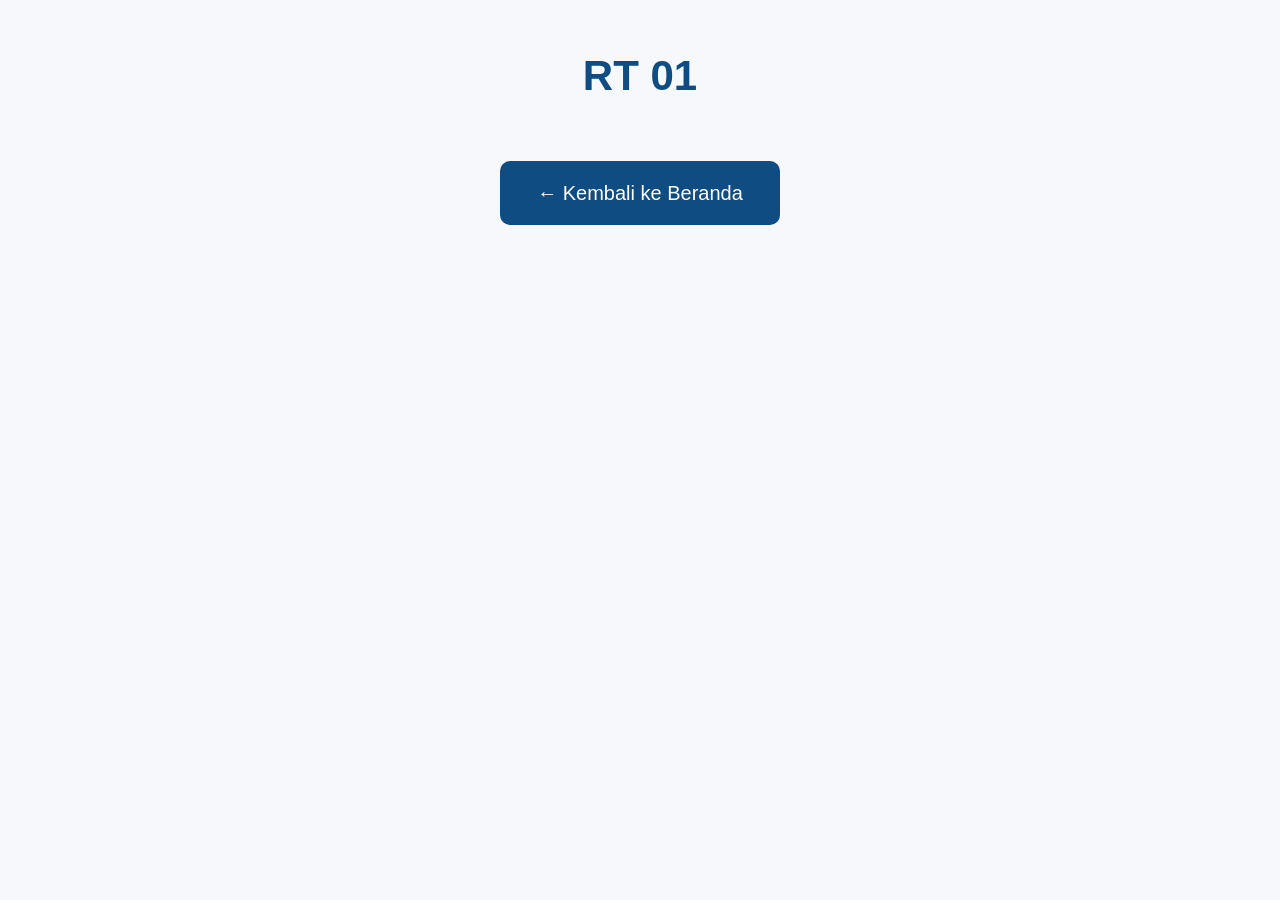
<file: rt1.html>
<!DOCTYPE html>
<html lang="id">
<head>
    <meta charset="UTF-8">
    <meta name="viewport" content="width=device-width, initial-scale=1.0">
    <title>RT 01 - Desa Purbosari</title>

    <link rel="stylesheet" href="style.css">
</head>

<body>

<section class="gallery">

    <h1>RT 01</h1>

    <a href="index.html" class="back-btn">
        ← Kembali ke Beranda
    </a>

</section>

</body>
</html>
</file>
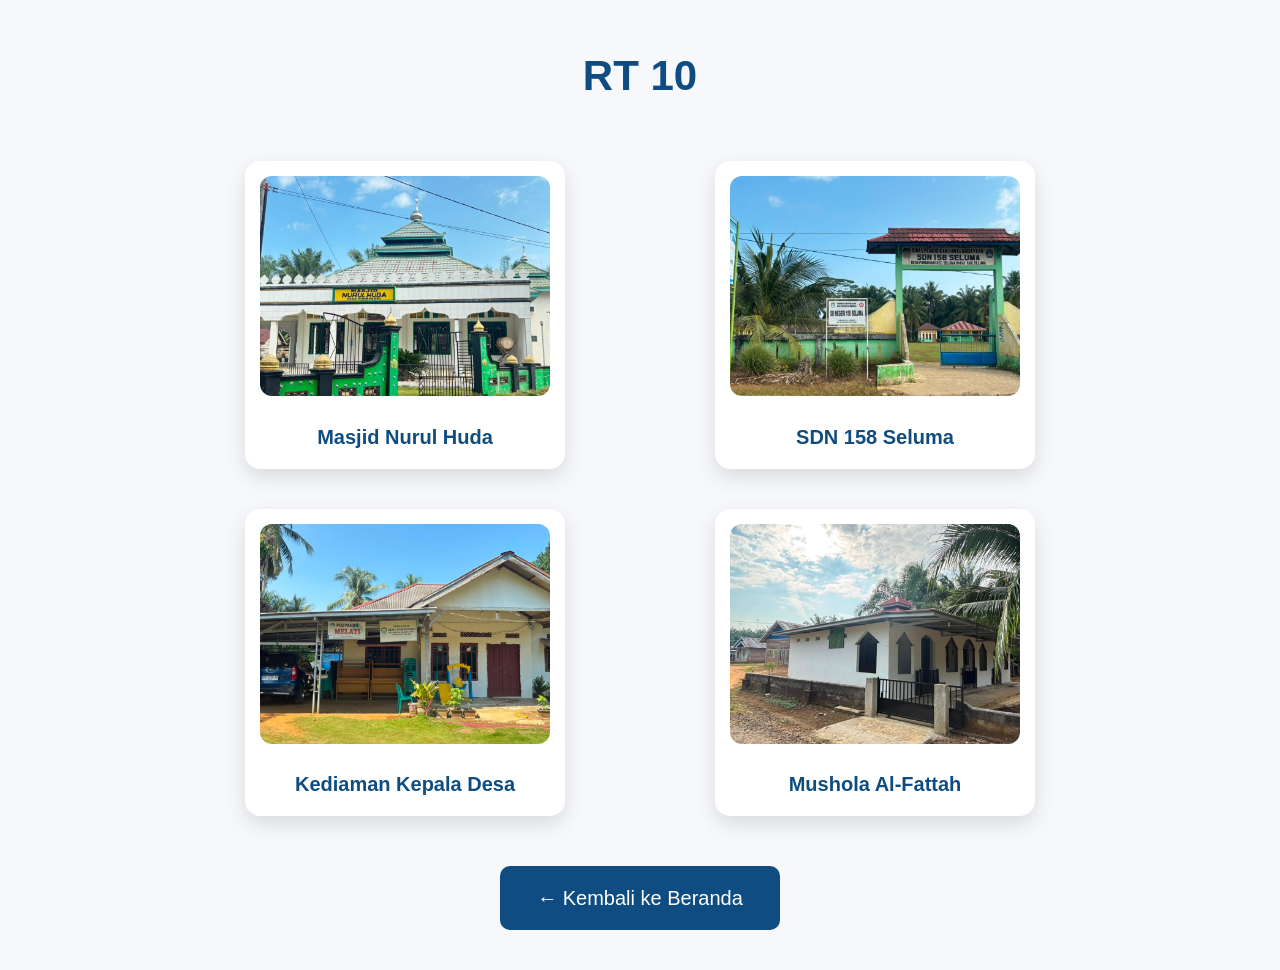
<file: rt10.html>
<!DOCTYPE html>
<html lang="id">
<head>
    <meta charset="UTF-8">
    <meta name="viewport" content="width=device-width, initial-scale=1.0">
    <title>RT 10 - Desa Purbosari</title>

    <link rel="stylesheet" href="style.css">

    <!-- CSS khusus RT 10 -->
    <style>
        .gallery-grid{
            display: grid;
            grid-template-columns: repeat(2, 1fr);
            gap: 40px;
            max-width: 900px;
            margin: 0 auto;
        }

        @media (max-width:768px){
            .gallery-grid{
                grid-template-columns: 1fr;
            }
        }
    </style>

</head>

<body>

<section class="gallery">

    <h1>RT 10</h1>

    <div class="gallery-grid">

        <!-- Masjid Nurul Huda -->
        <div class="gallery-item">
            <img src="images/masjid-nurul-huda.jpeg" alt="Masjid Nurul Huda">
            <h3>Masjid Nurul Huda</h3>
        </div>

        <!-- SDN 158 Seluma -->
        <div class="gallery-item">
            <img src="images/sdn-158-seluma.jpeg" alt="SDN 158 Seluma">
            <h3>SDN 158 Seluma</h3>
        </div>

        <!-- Kediaman Kepala Desa -->
        <div class="gallery-item">
            <img src="images/kediaman-kepala-desa.jpeg" alt="Kediaman Kepala Desa">
            <h3>Kediaman Kepala Desa</h3>
        </div>

        <!-- Mushola Al-Falaq -->
        <div class="gallery-item">
            <img src="images/mushola-al-fattah.jpeg" alt="Mushola Al-Fattah">
            <h3>Mushola Al-Fattah</h3>
        </div>

    </div>

    <a href="index.html" class="back-btn">
        ← Kembali ke Beranda
    </a>

</section>

</body>
</html>
</file>
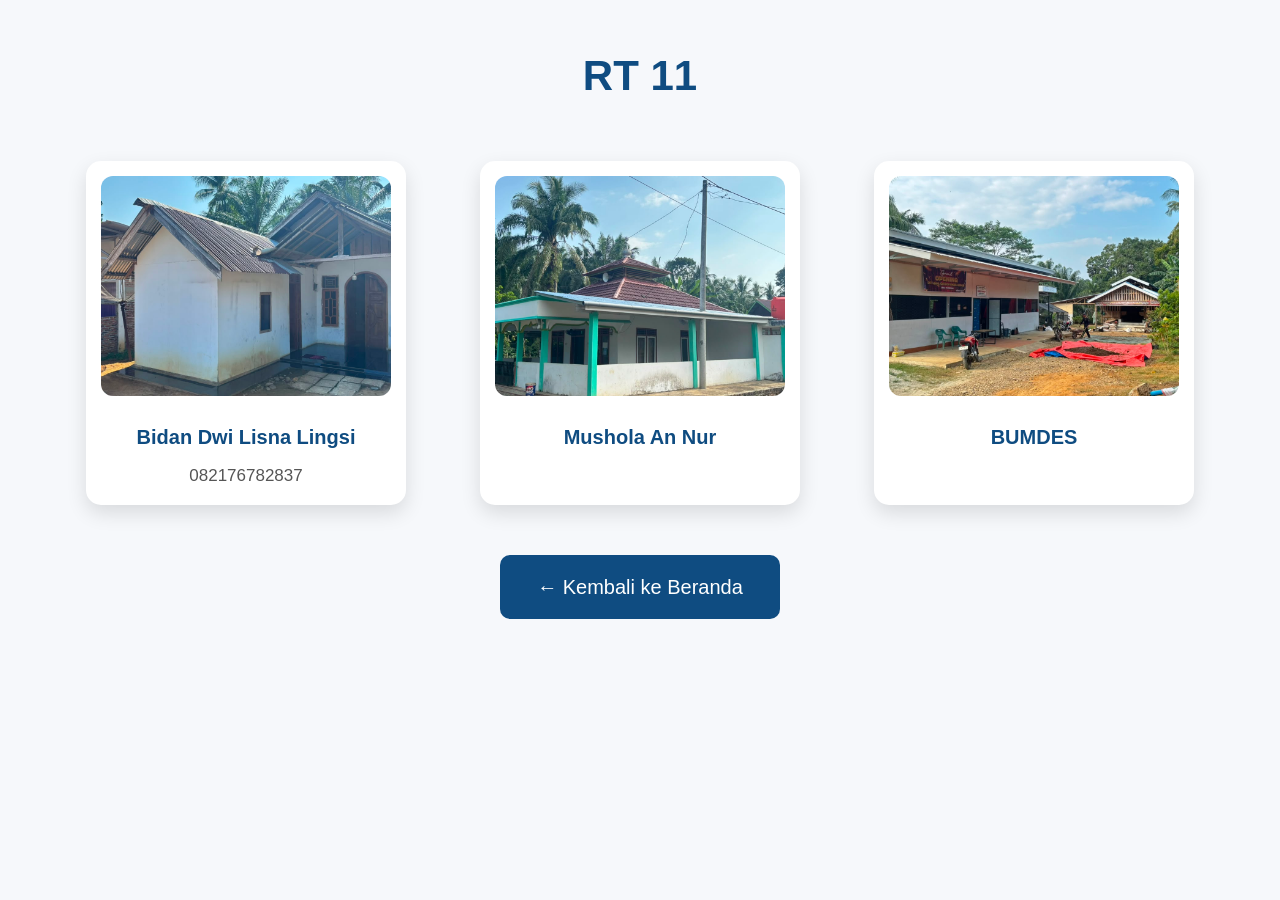
<file: rt11.html>
<!DOCTYPE html>
<html lang="id">
<head>
    <meta charset="UTF-8">
    <meta name="viewport" content="width=device-width, initial-scale=1.0">
    <title>RT 11 - Desa Purbosari</title>

    <link rel="stylesheet" href="style.css">
</head>

<body>

<section class="gallery">

    <h1>RT 11</h1>

    <div class="gallery-grid">

        <!-- Bidan Dwi Lisna Lingsi -->
        <div class="gallery-item">
            <img src="images/bidan-dwi-lisna-lingsi.jpeg" alt="Kediaman Bidan Dwi Lisna Lingsi">
            <h3>Bidan Dwi Lisna Lingsi</h3>
            <p>082176782837</p>
        </div>

        <!-- Mushola An Nur -->
        <div class="gallery-item">
            <img src="images/mushola-an-nur.jpeg" alt="Mushola An Nur">
            <h3>Mushola An Nur</h3>
        </div>

        <!-- BUMDes -->
        <div class="gallery-item">
            <img src="images/bumdes.jpeg" alt="BUMDES">
            <h3>BUMDES</h3>
        </div>

    </div>

    <a href="index.html" class="back-btn">
        ← Kembali ke Beranda
    </a>

</section>

</body>
</html>
</file>
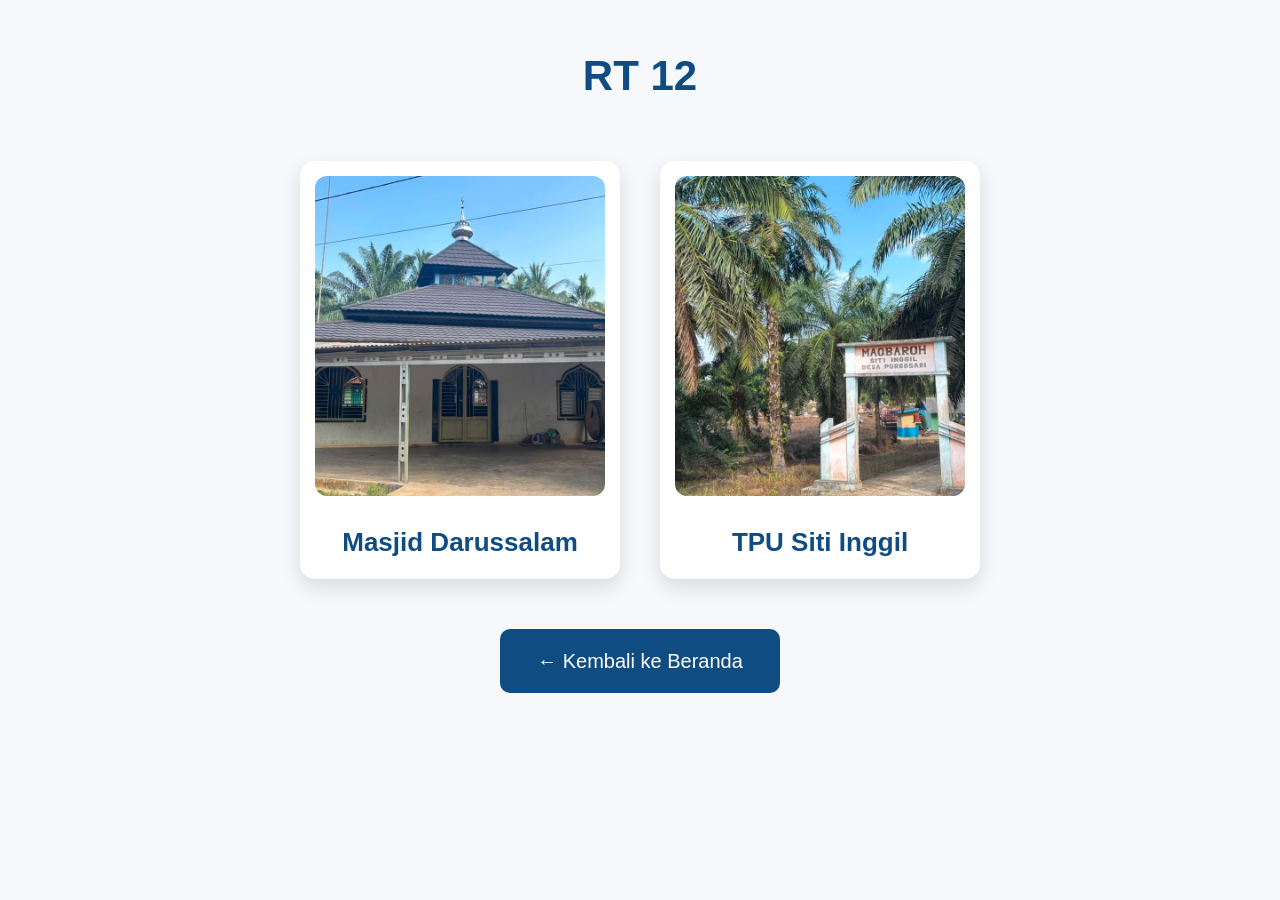
<file: rt12.html>
<!DOCTYPE html>
<html lang="id">
<head>
    <meta charset="UTF-8">
    <meta name="viewport" content="width=device-width, initial-scale=1.0">
    <title>RT 12 - Desa Purbosari</title>

    <link rel="stylesheet" href="style.css">

    <!-- CSS khusus RT 12 -->
    <style>
        .gallery-grid{
            display: flex;
            justify-content: center;
            gap: 40px;
            flex-wrap: wrap;
            max-width: 900px;
            margin: 0 auto;
        }

        .gallery-item{
            flex: 0 1 360px;
        }

        .gallery-item img{
            width: 100%;
            height: 320px;
            object-fit: cover;
        }

        .gallery-item h3{
            font-size: 26px;
        }
    </style>

</head>

<body>

<section class="gallery">

    <h1>RT 12</h1>

    <div class="gallery-grid">

        <!-- Masjid Darussalam -->
        <div class="gallery-item">
            <img src="images/masjid-darussalam.jpeg" alt="Masjid Darussalam">
            <h3>Masjid Darussalam</h3>
        </div>

        <!-- Kuburan Siti Inggil -->
        <div class="gallery-item">
            <img src="images/kuburan-siti-inggil.jpeg" alt="TPU Siti Inggil">
            <h3>TPU Siti Inggil</h3>
        </div>

    </div>

    <a href="index.html" class="back-btn">
        ← Kembali ke Beranda
    </a>

</section>

</body>
</html>
</file>
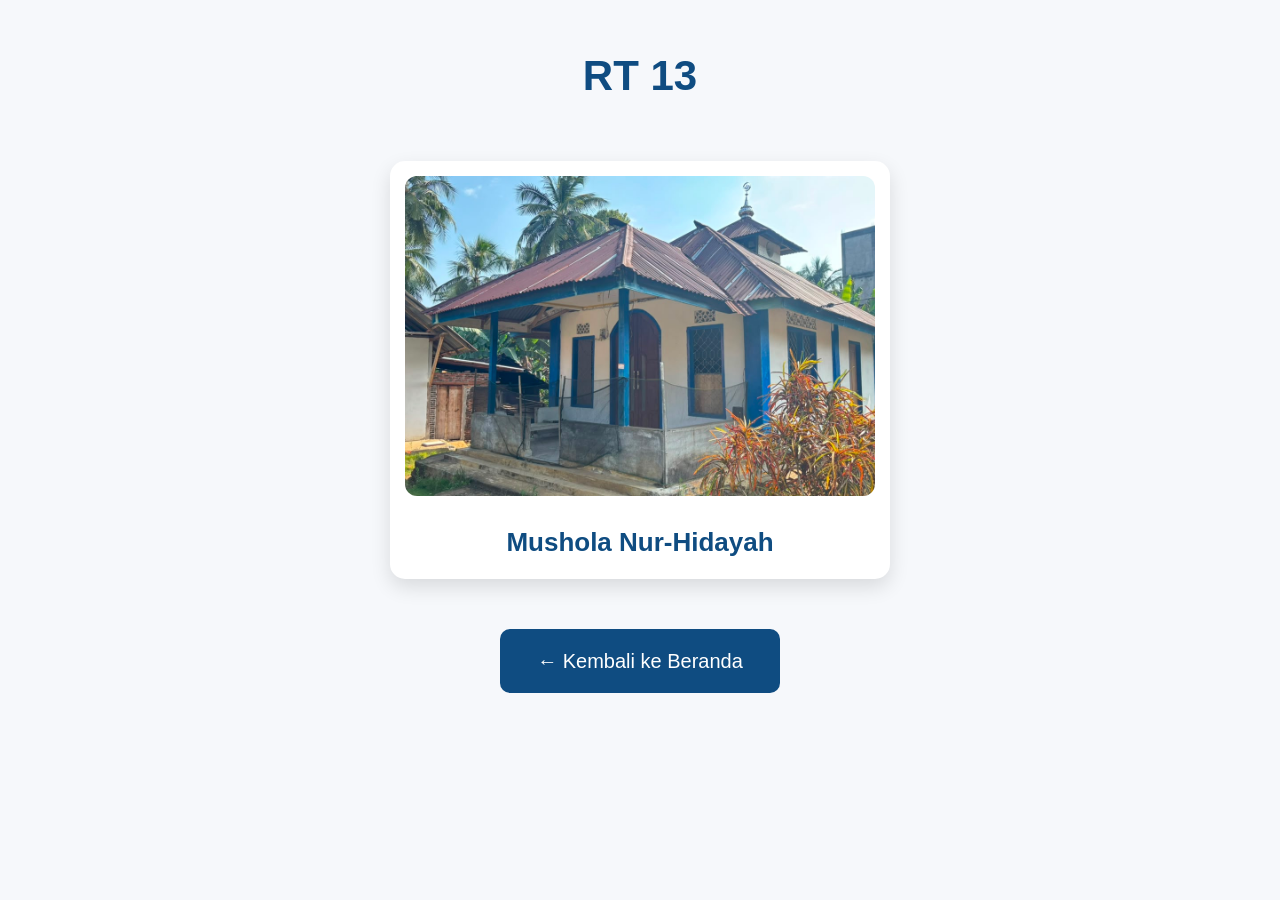
<file: rt13.html>
<!DOCTYPE html>
<html lang="id">
<head>
    <meta charset="UTF-8">
    <meta name="viewport" content="width=device-width, initial-scale=1.0">
    <title>RT 13 - Desa Purbosari</title>

    <link rel="stylesheet" href="style.css">

    <!-- CSS khusus RT 13 -->
    <style>
        .gallery-grid{
            display: flex;
            justify-content: center;
        }

        .gallery-item{
            max-width: 500px;
            width: 100%;
        }

        .gallery-item img{
            width: 100%;
            height: 320px;
            object-fit: cover;
        }

        .gallery-item h3{
            font-size: 26px;
        }
    </style>

</head>

<body>

<section class="gallery">

    <h1>RT 13</h1>

    <div class="gallery-grid">

        <!-- Mushola Nur-Hidayah -->
        <div class="gallery-item">
            <img src="images/mushola-nur-hidayah.jpeg" alt="Mushola Nur-Hidayah">
            <h3>Mushola Nur-Hidayah</h3>
        </div>

    </div>

    <a href="index.html" class="back-btn">
        ← Kembali ke Beranda
    </a>

</section>

</body>
</html>
</file>
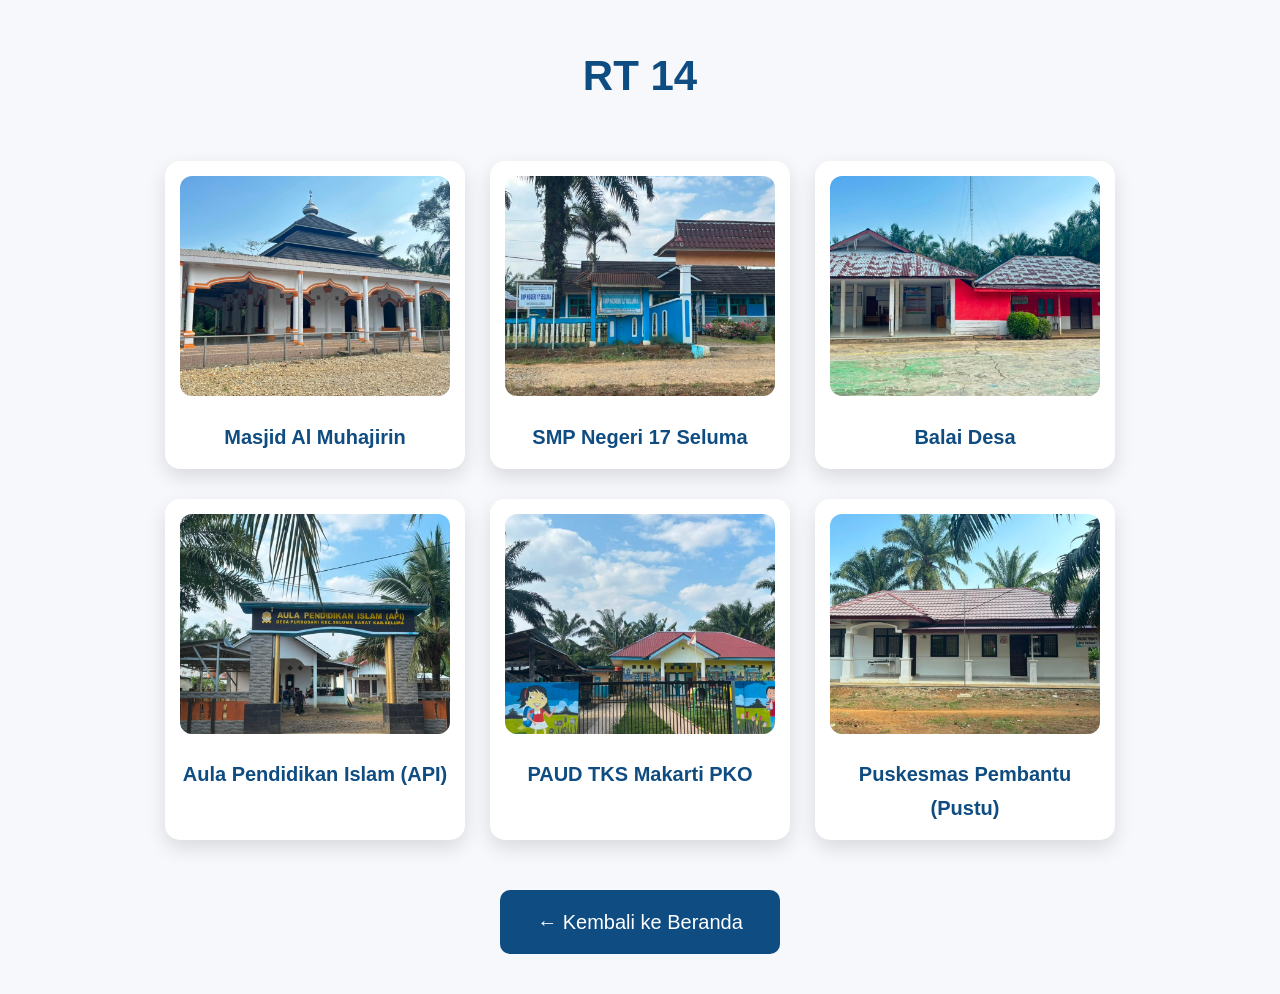
<file: rt14.html>
<!DOCTYPE html>
<html lang="id">
<head>
    <meta charset="UTF-8">
    <meta name="viewport" content="width=device-width, initial-scale=1.0">
    <title>RT 14 - Desa Purbosari</title>

    <link rel="stylesheet" href="style.css">

    <!-- CSS khusus RT 14 -->
    <style>
        .gallery-grid{
            display: flex;
            flex-direction: column;
            gap: 30px;
            align-items: center;
        }

        .gallery-row{
            display: flex;
            justify-content: center;
            gap: 25px;
            width: 100%;
        }

        /* Ukuran mengikuti style.css */
        .gallery-row .gallery-item{
            width: 100%;
            max-width: 300px;
        }

        @media (max-width:768px){
            .gallery-row{
                flex-direction: column;
                align-items: center;
            }

            .gallery-row .gallery-item{
                max-width: 320px;
            }
        }
    </style>

</head>

<body>

<section class="gallery">

    <h1>RT 14</h1>

    <div class="gallery-grid">

        <!-- Baris Atas -->
        <div class="gallery-row">

            <div class="gallery-item">
                <img src="images/masjid-al-muhajirin.jpeg" alt="Masjid Al Muhajirin">
                <h3>Masjid Al Muhajirin</h3>
            </div>

            <div class="gallery-item">
                <img src="images/smp-negeri-17-seluma.jpeg" alt="SMP Negeri 17 Seluma">
                <h3>SMP Negeri 17 Seluma</h3>
            </div>

            <div class="gallery-item">
                <img src="images/balai-desa.jpeg" alt="Balai Desa">
                <h3>Balai Desa</h3>
            </div>

        </div>

        <!-- Baris Bawah -->
        <div class="gallery-row">

            <div class="gallery-item">
                <img src="images/aula-pendidikan-islam-api.jpeg" alt="Aula Pendidikan Islam (API)">
                <h3>Aula Pendidikan Islam (API)</h3>
            </div>

            <div class="gallery-item">
                <img src="images/paud-tks-makarti-pko.jpeg" alt="PAUD TKS Makarti PKO">
                <h3>PAUD TKS Makarti PKO</h3>
            </div>

            <div class="gallery-item">
                <img src="images/puskesmas-pembantu-pustu.jpeg" alt="Puskesmas Pembantu (Pustu)">
                <h3>Puskesmas Pembantu (Pustu)</h3>
            </div>

        </div>

    </div>

    <a href="index.html" class="back-btn">
        ← Kembali ke Beranda
    </a>

</section>

</body>
</html>
</file>
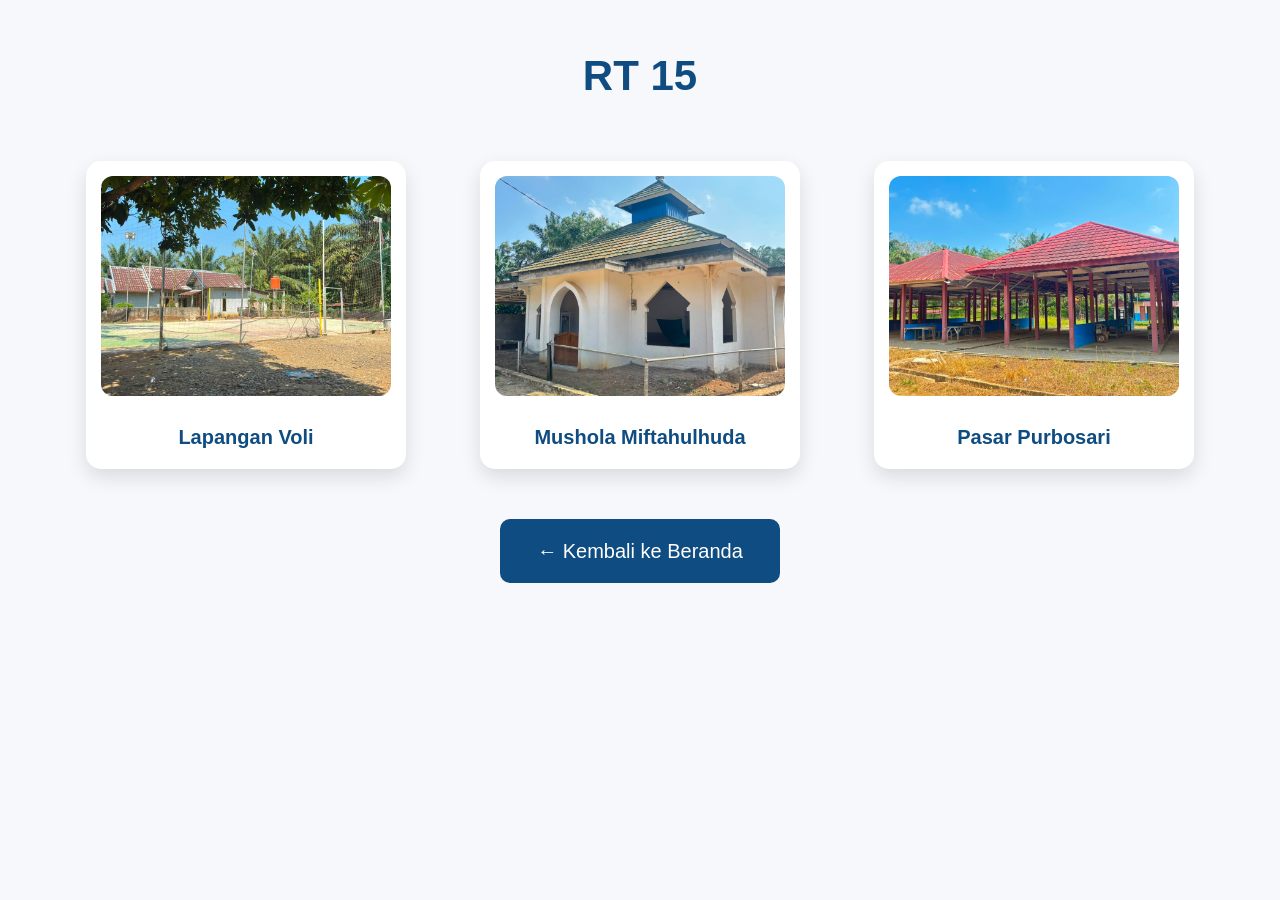
<file: rt15.html>
<!DOCTYPE html>
<html lang="id">
<head>
    <meta charset="UTF-8">
    <meta name="viewport" content="width=device-width, initial-scale=1.0">
    <title>RT 15 - Desa Purbosari</title>

    <link rel="stylesheet" href="style.css">
</head>

<body>

<section class="gallery">

    <h1>RT 15</h1>

    <div class="gallery-grid">

        <!-- Lapangan Voli -->
        <div class="gallery-item">
    <img src="images/lapangan-voli-rt15.jpeg" alt="Lapangan Voli">
    <h3>Lapangan Voli</h3>
</div>

        <!-- Mushola Miftahulhuda -->
        <div class="gallery-item">
            <img src="images/mushola-miftahulhuda.jpeg" alt="Mushola Miftahulhuda">
            <h3>Mushola Miftahulhuda</h3>
        </div>

        <!-- Pasar -->
        <div class="gallery-item">
            <img src="images/pasar.jpeg" alt="Pasar Purbosari">
            <h3>Pasar Purbosari</h3>
        </div>

    </div>

    <a href="index.html" class="back-btn">
        ← Kembali ke Beranda
    </a>

</section>

</body>
</html>
</file>
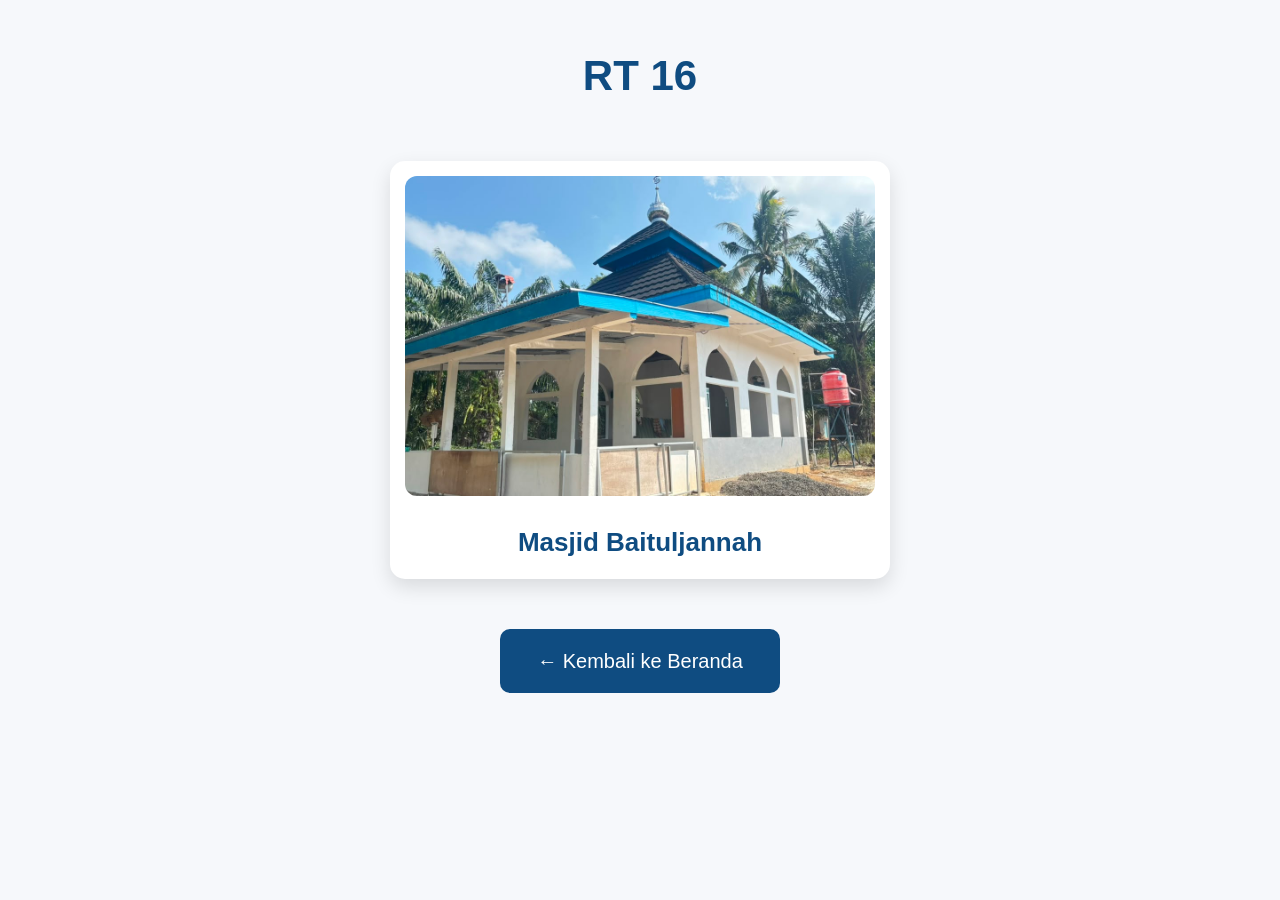
<file: rt16.html>
<!DOCTYPE html>
<html lang="id">
<head>
    <meta charset="UTF-8">
    <meta name="viewport" content="width=device-width, initial-scale=1.0">
    <title>RT 16 - Desa Purbosari</title>

    <link rel="stylesheet" href="style.css">

    <!-- CSS khusus RT 16 -->
    <style>
        .gallery-grid{
            display: flex;
            justify-content: center;
        }

        .gallery-item{
            max-width: 500px;
            width: 100%;
        }

        .gallery-item img{
            width: 100%;
            height: 320px;
            object-fit: cover;
        }

        .gallery-item h3{
            font-size: 26px;
        }
    </style>

</head>

<body>

<section class="gallery">

    <h1>RT 16</h1>

    <div class="gallery-grid">

        <!-- Masjid Baituljannah -->
        <div class="gallery-item">
            <img src="images/masjid-baituljannah.jpeg" alt="Masjid Baituljannah">
            <h3>Masjid Baituljannah</h3>
        </div>

    </div>

    <a href="index.html" class="back-btn">
        ← Kembali ke Beranda
    </a>

</section>

</body>
</html>
</file>
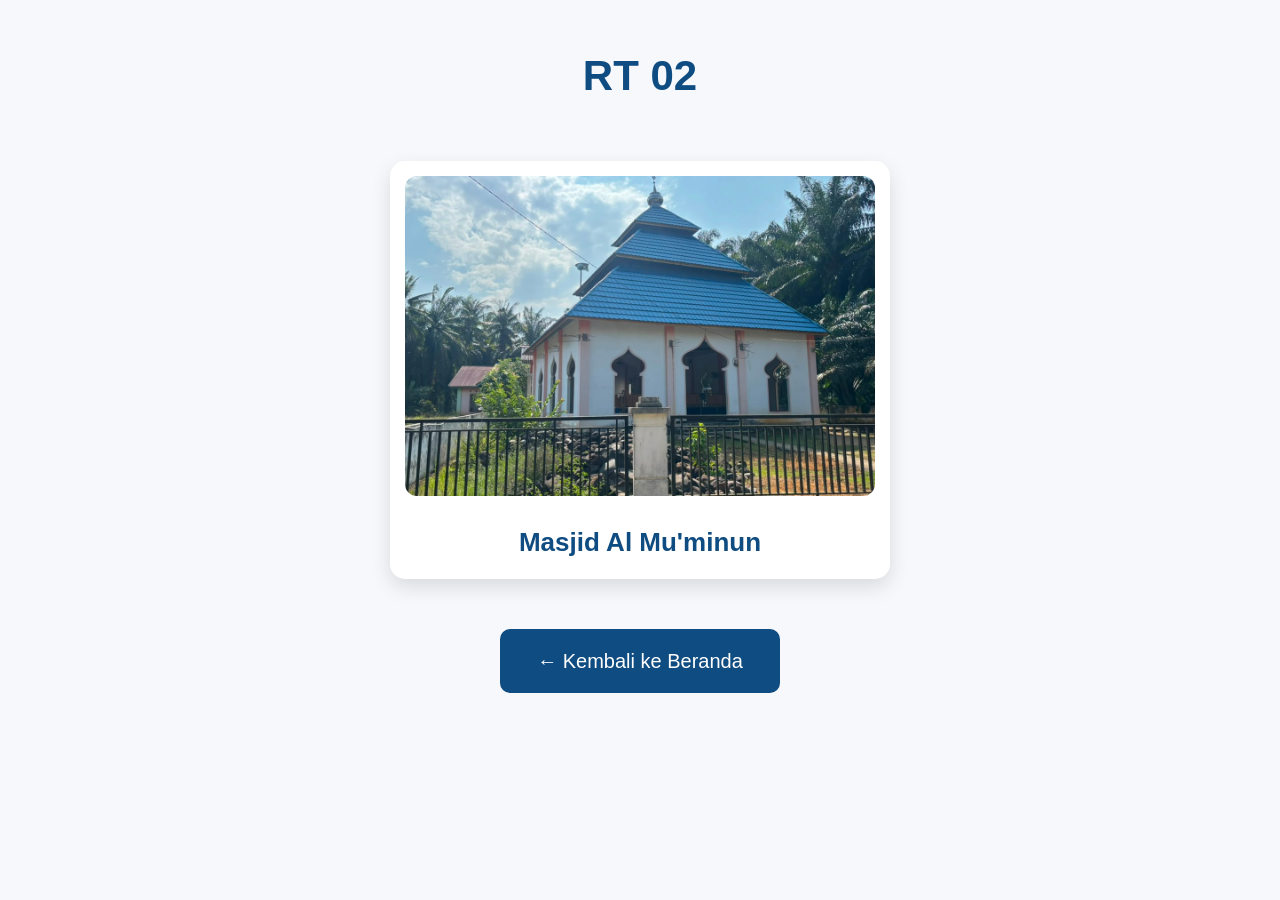
<file: rt2.html>
<!DOCTYPE html>
<html lang="id">
<head>
    <meta charset="UTF-8">
    <meta name="viewport" content="width=device-width, initial-scale=1.0">
    <title>RT 02 - Desa Purbosari</title>

    <link rel="stylesheet" href="style.css">

    <!-- CSS khusus RT 02 -->
    <style>
        .gallery-grid{
            display: flex;
            justify-content: center;
        }

        .gallery-item{
            max-width: 500px;
            width: 100%;
        }

        .gallery-item img{
            width: 100%;
            height: 320px;
            object-fit: cover;
        }

        .gallery-item h3{
            font-size: 26px;
        }
    </style>

</head>

<body>

<section class="gallery">

    <h1>RT 02</h1>

    <div class="gallery-grid">

        <!-- Masjid Al Mu'minun -->
        <div class="gallery-item">
            <img src="images/masjid-al-muminun.jpeg" alt="Masjid Al Mu'minun">
            <h3>Masjid Al Mu'minun</h3>
        </div>

    </div>

    <a href="index.html" class="back-btn">
        ← Kembali ke Beranda
    </a>

</section>

</body>
</html>
</file>
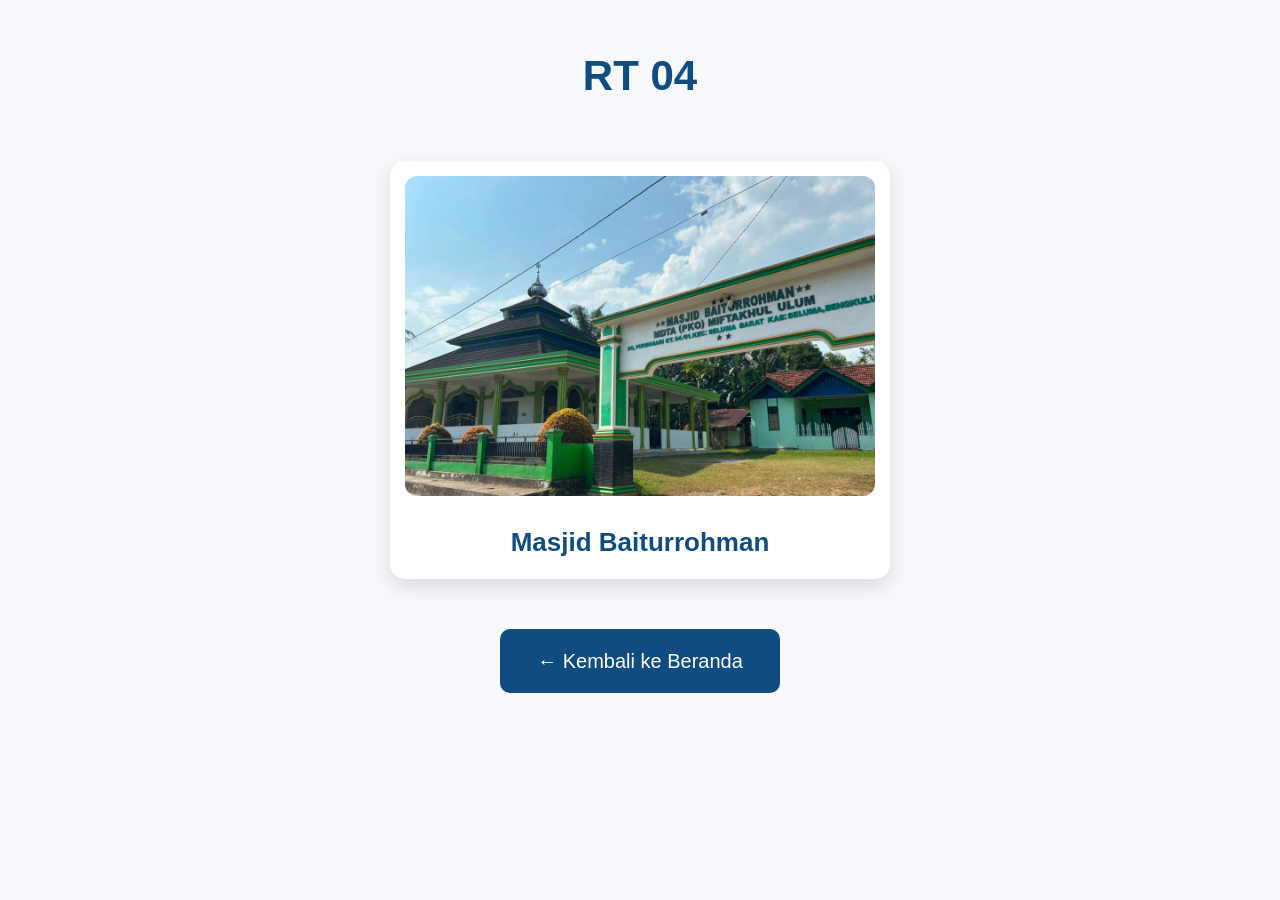
<file: rt4.html>
<!DOCTYPE html>
<html lang="id">
<head>
    <meta charset="UTF-8">
    <meta name="viewport" content="width=device-width, initial-scale=1.0">
    <title>RT 04 - Desa Purbosari</title>

    <link rel="stylesheet" href="style.css">

    <!-- CSS khusus RT 04 -->
    <style>
        .gallery-grid{
            display: flex;
            justify-content: center;
        }

        .gallery-item{
            max-width: 500px;
            width: 100%;
        }

        .gallery-item img{
            width: 100%;
            height: 320px;
            object-fit: cover;
        }

        .gallery-item h3{
            font-size: 26px;
        }
    </style>

</head>

<body>

<section class="gallery">

    <h1>RT 04</h1>

    <div class="gallery-grid">

        <!-- Masjid Baiturrohman -->
        <div class="gallery-item">
            <img src="images/masjid-baiturrohman.jpeg" alt="Masjid Baiturrohman">
            <h3>Masjid Baiturrohman</h3>
        </div>

    </div>

    <a href="index.html" class="back-btn">
        ← Kembali ke Beranda
    </a>

</section>

</body>
</html>
</file>
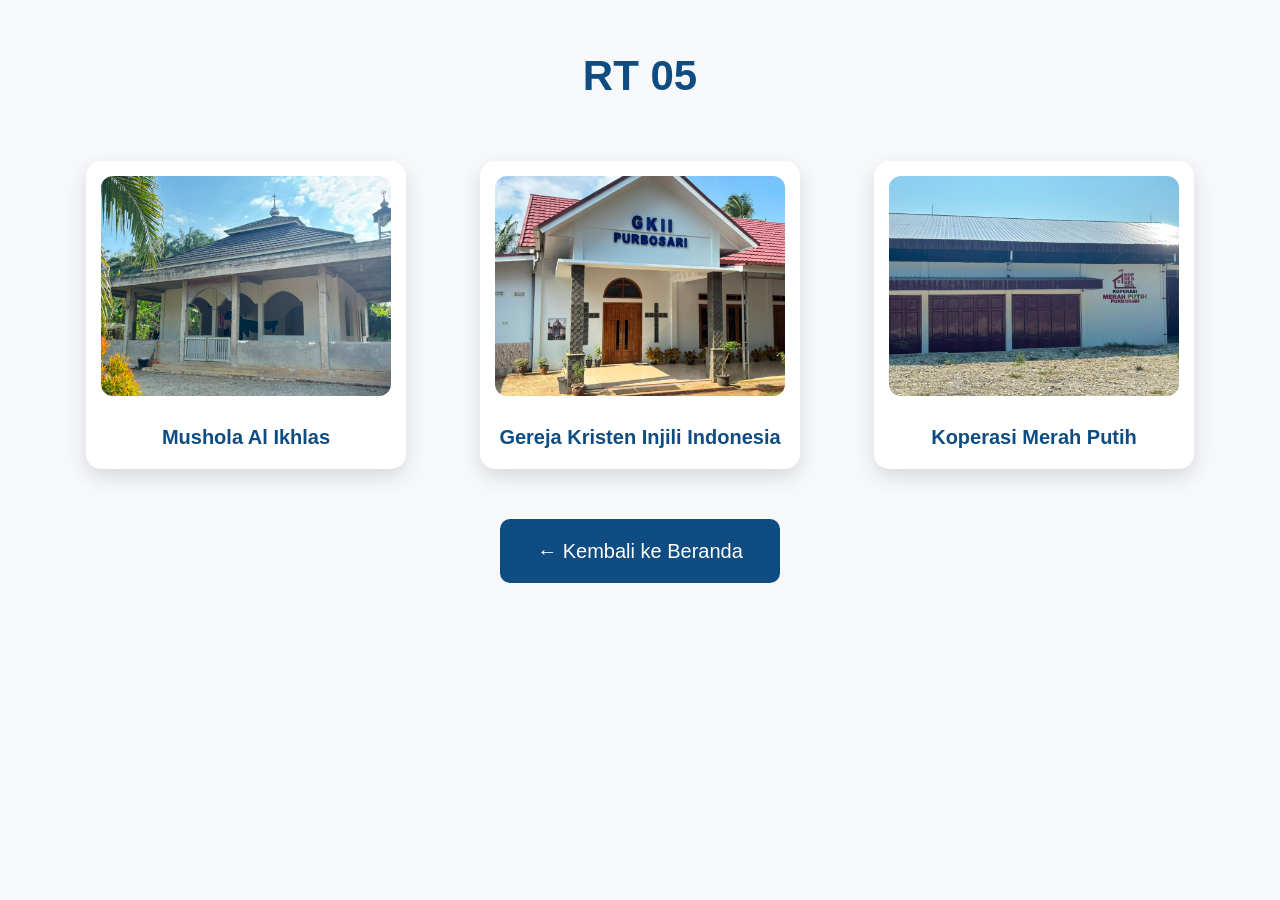
<file: rt5.html>
<!DOCTYPE html>
<html lang="id">
<head>
    <meta charset="UTF-8">
    <meta name="viewport" content="width=device-width, initial-scale=1.0">
    <title>RT 05 - Desa Purbosari</title>

    <link rel="stylesheet" href="style.css">
</head>

<body>

<section class="gallery">

    <h1>RT 05</h1>

    <div class="gallery-grid">

        <!-- Mushola Al Ikhlas -->
        <div class="gallery-item">
            <img src="images/mushola-al-ikhlas.jpeg" alt="Mushola Al Ikhlas">
            <h3>Mushola Al Ikhlas</h3>
        </div>

        <!-- Gereja Kristen Injili Indonesia -->
        <div class="gallery-item">
            <img src="images/gereja-kristen-injili-indonesia.jpeg" alt="Gereja Kristen Injili Indonesia">
            <h3>Gereja Kristen Injili Indonesia</h3>
        </div>

        <!-- Koperasi Merah Putih -->
        <div class="gallery-item">
            <img src="images/koperasi-merah-putih.jpeg" alt="Koperasi Merah Putih">
            <h3>Koperasi Merah Putih</h3>
        </div>

    </div>

    <a href="index.html" class="back-btn">
        ← Kembali ke Beranda
    </a>

</section>

</body>
</html>
</file>
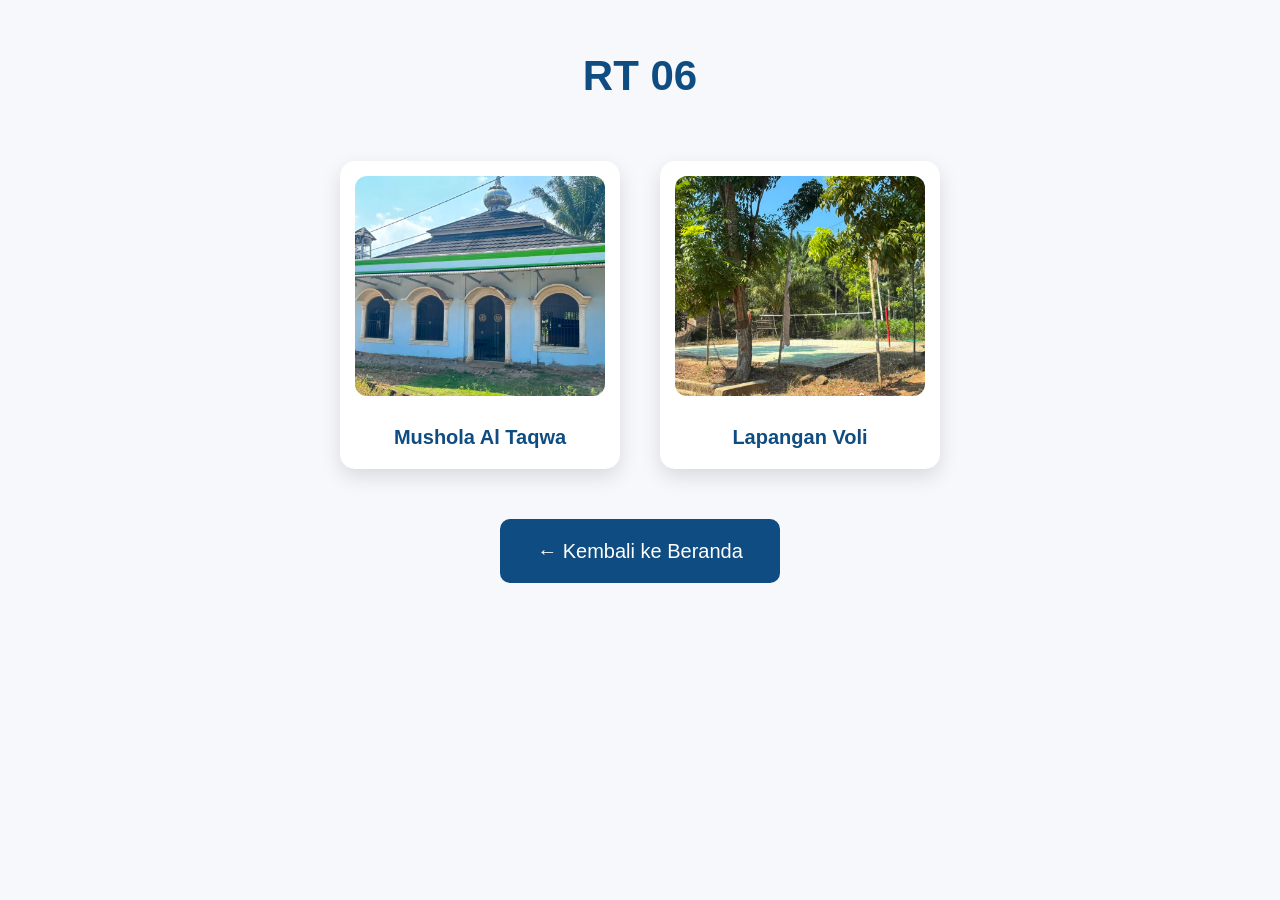
<file: rt6.html>
<!DOCTYPE html>
<html lang="id">
<head>
    <meta charset="UTF-8">
    <meta name="viewport" content="width=device-width, initial-scale=1.0">
    <title>RT 06 - Desa Purbosari</title>

    <link rel="stylesheet" href="style.css">

    <!-- CSS khusus RT 06 -->
    <style>
        .gallery-grid{
            display: flex;
            justify-content: center;
            gap: 40px;
            flex-wrap: wrap;
            max-width: 800px;
            margin: 0 auto;
        }

        .gallery-item{
            flex: 0 1 280px;
        }
    </style>

</head>

<body>

<section class="gallery">

    <h1>RT 06</h1>

    <div class="gallery-grid">

        <!-- Mushola Al Taqwa -->
        <div class="gallery-item">
            <img src="images/mushola-al-taqwa.jpeg" alt="Mushola Al Taqwa">
            <h3>Mushola Al Taqwa</h3>
        </div>

        <!-- Lapangan Voli -->
        <div class="gallery-item">
            <img src="images/lapangan-voli.jpeg" alt="Lapangan Voli">
            <h3>Lapangan Voli</h3>
        </div>

    </div>

    <a href="index.html" class="back-btn">
        ← Kembali ke Beranda
    </a>

</section>

</body>
</html>
</file>
<file: style.css>
/*=========================================================
    DATABASE DESA PURBOSARI 2026
    STYLE.CSS - BAGIAN 1
=========================================================*/



/*=========================================================
    RESET
=========================================================*/

*{
    margin:0;
    padding:0;
    box-sizing:border-box;
}

html{
    scroll-behavior:smooth;
}

body{
    font-family:'Poppins',sans-serif;
    background:#f6f8fb;
    color:#333;
    overflow-x:hidden;
    line-height:1.7;
}



/*=========================================================
    SCROLLBAR
=========================================================*/

::-webkit-scrollbar{
    width:10px;
}

::-webkit-scrollbar-track{
    background:#e9eef5;
}

::-webkit-scrollbar-thumb{
    background:#0F4C81;
    border-radius:20px;
}

::-webkit-scrollbar-thumb:hover{
    background:#0b3b63;
}



/*=========================================================
    CONTAINER
=========================================================*/

.container{
    width:90%;
    max-width:1200px;
    margin:auto;
}



/*=========================================================
    HERO
=========================================================*/

.hero{

    position:relative;

    width:100%;

    min-height:100vh;

    display:flex;

    justify-content:center;

    align-items:center;

    text-align:center;

    background:
        linear-gradient(rgba(15,76,129,.75),
        rgba(15,76,129,.75)),
        url("background.jpg");

    background-size:cover;

    background-position:center;

    background-attachment:fixed;

    overflow:hidden;

}



/*=========================================================
    OVERLAY
=========================================================*/

.overlay{

    position:absolute;

    inset:0;

    background:rgba(0,0,0,.15);

}



/*=========================================================
    HERO CONTENT
=========================================================*/

.hero-content{

    position:relative;

    z-index:2;

    max-width:900px;

    padding:20px;

}



/*=========================================================
    LOGO
=========================================================*/

.logo{

    width: 300px;

    margin-bottom:25px;

    transition:.4s;

    cursor:pointer;

    filter:drop-shadow(0 10px 25px rgba(0,0,0,.3));

}

.logo:hover{

    transform:scale(1.06);

}



/*=========================================================
    HERO TITLE
=========================================================*/

#heroTitle{

    font-size:3.5rem;

    font-weight:800;

    color:#fff;

    letter-spacing:2px;

    margin-bottom:20px;

    text-shadow:0 5px 15px rgba(0,0,0,.3);

}



/*=========================================================
    HERO SUBTITLE
=========================================================*/

#heroSubtitle{

    color:#fff;

    font-size:1.2rem;

    font-weight:300;

    line-height:1.8;

    margin-bottom:40px;

    white-space:pre-line;

    text-shadow:0 3px 10px rgba(0,0,0,.3);

}



/*=========================================================
    TOMBOL
=========================================================*/

.scroll-btn{

    display:inline-flex;

    align-items:center;

    gap:10px;

    padding:15px 34px;

    background:#ffffff;

    color:#0F4C81;

    border-radius:50px;

    text-decoration:none;

    font-weight:600;

    transition:.35s;

    box-shadow:0 12px 35px rgba(0,0,0,.18);

}

.scroll-btn:hover{

    transform:translateY(-5px);

    background:#0F4C81;

    color:#fff;

}

.scroll-btn i{

    transition:.35s;

}

.scroll-btn:hover i{

    transform:translateY(4px);

}



/*=========================================================
    BAGIAN 2 DIMULAI DARI SINI
=========================================================*/
/*=========================================================
    ABOUT SECTION
=========================================================*/

.about{

    padding:100px 0;

    background:#ffffff;

}

.about .container{

    max-width:1000px;

}



/*=========================================================
    JUDUL ABOUT
=========================================================*/

#aboutTitle{

    text-align:center;

    font-size:2.3rem;

    color:#0F4C81;
    
    margin-bottom:50px;

    font-weight:700;

    opacity:0;

    transform:translateY(25px);

    transition:.7s;

}

#aboutTitle.show{

    opacity:1;

    transform:translateY(0);

}



/*=========================================================
    TYPING TEXT
=========================================================*/

#typingText{

    font-size:1.05rem;

    line-height:2;

    color:#444;

    text-align:justify;

}


        #typingText p{

    display:none;

    margin-bottom:30px;

    word-break:break-word;

}



/*=========================================================
    CURSOR MENGETIK
=========================================================*/

.typing-cursor{

    border-right:3px solid #0F4C81;

    animation:cursorBlink .8s infinite;

}

@keyframes cursorBlink{

    50%{

        border-color:transparent;

    }

}



/*=========================================================
    DIVIDER
=========================================================*/

.divider{

    width:100%;

    height:90px;

    background:linear-gradient(
        180deg,
        #ffffff 0%,
        #eef4fb 100%
    );

}


/*=========================================================
    ANIMASI PARAGRAF
=========================================================*/

/*=========================================================
    SELEKSI TEKS
=========================================================*/

::selection{

    background:#0F4C81;

    color:#ffffff;

}



/*=========================================================
    BAGIAN 3 DIMULAI DARI SINI
=========================================================*/
/*=========================================================
    DATABASE RT
=========================================================*/

.rt-section{

    padding:100px 0;

    background:#eef4fb;

}

.rt-section h2{

    text-align:center;

    color:#0F4C81;

    font-size:2.3rem;

    font-weight:700;

    margin-bottom:60px;

}



/*=========================================================
    GRID RT
=========================================================*/

.rt-grid{

    display:grid;

    grid-template-columns:repeat(3,1fr);

    gap:30px;

    align-items:start;

}

.rt-column{

    display:flex;

    flex-direction:column;

    gap:20px;

}



/*=========================================================
    KARTU RT
=========================================================*/

.rt-card{

    display:flex;

    align-items:center;

    justify-content:center;

    gap:12px;

    padding:18px 20px;

    background:#ffffff;

    color:#0F4C81;

    text-decoration:none;

    font-weight:600;

    font-size:1.05rem;

    border-radius:18px;

    box-shadow:0 10px 25px rgba(0,0,0,.08);

    transition:
        transform .35s,
        box-shadow .35s,
        background .35s,
        color .35s;

    position:relative;

    overflow:hidden;

    opacity:0;

    transform:translateY(35px);

}



/*=========================================================
    RT MUNCUL
=========================================================*/

.rt-card.show{

    opacity:1;

    transform:translateY(0);

}



/*=========================================================
    HOVER
=========================================================*/

.rt-card:hover{

    background:#0F4C81;

    color:#ffffff;

    transform:translateY(-6px);

    box-shadow:0 20px 40px rgba(15,76,129,.25);

}

.rt-card i{

    font-size:1.3rem;

    transition:.35s;

}



/*=========================================================
    RIPPLE EFFECT
=========================================================*/

.ripple{

    position:absolute;

    border-radius:50%;

    transform:scale(0);

    background:rgba(255,255,255,.45);

    animation:ripple .6s linear;

    pointer-events:none;

}

@keyframes ripple{

    to{

        transform:scale(4);

        opacity:0;

    }

}



/*=========================================================
    SHADOW SAAT FOKUS
=========================================================*/

.rt-card:focus{

    outline:none;

    box-shadow:
        0 0 0 4px rgba(15,76,129,.2),
        0 12px 30px rgba(0,0,0,.15);

}



/*=========================================================
    ANIMASI ICON
=========================================================*/

.rt-card:hover i{

    transform:scale(1.15) rotate(-8deg);

}



/*=========================================================
    BAGIAN 4 DIMULAI DARI SINI
=========================================================*/
/*=========================================================
    FOOTER
=========================================================*/

footer{

    background:#0F4C81;

    color:#ffffff;

    text-align:center;

    padding:60px 20px;

}

footer h3{

    font-size:1.8rem;

    margin-bottom:15px;

    font-weight:700;

}

footer p{

    margin:8px 0;

    line-height:1.8;

    opacity:.95;

}

footer hr{

    width:120px;

    margin:25px auto;

    border:none;

    border-top:2px solid rgba(255,255,255,.3);

}



/*=========================================================
    TABLET
=========================================================*/

@media (max-width:992px){

    #heroTitle{

        font-size:2.8rem;

    }

    #heroSubtitle{

        font-size:1.05rem;

    }

    .logo{

        width:140px;

    }

    .rt-grid{

        grid-template-columns:repeat(2,1fr);

    }

}



/*=========================================================
    MOBILE
=========================================================*/

@media (max-width:768px){

    .container{

        width:92%;

    }

    .hero{

        background-attachment:scroll;

        padding:40px 0;

    }

    .logo{

        width:120px;

    }

    #heroTitle{

        font-size:2rem;

        letter-spacing:1px;

    }

    #heroSubtitle{

        font-size:.95rem;

        line-height:1.7;

    }

    .scroll-btn{

        padding:13px 26px;

        font-size:.95rem;

    }

    #aboutTitle,

    .rt-section h2{

        font-size:1.8rem;

    }

    #typingText{

        font-size:.97rem;

        line-height:1.9;

    }

    .rt-grid{

        grid-template-columns:1fr;

        gap:18px;

    }

    .rt-column{

        gap:18px;

    }

    .rt-card{

        padding:16px;

        font-size:1rem;

    }

    footer{

        padding:50px 20px;

    }

}



/*=========================================================
    MOBILE KECIL
=========================================================*/

@media (max-width:480px){

    #heroTitle{

        font-size:1.6rem;

    }

    #heroSubtitle{

        font-size:.9rem;

    }

    .logo{

        width:100px;

    }

    .scroll-btn{

        width:100%;

        justify-content:center;

    }

}


/*=========================================
    HALAMAN RT 09
=========================================*/

.gallery{
    width:90%;
    max-width:1200px;
    margin:40px auto;
}

.gallery h1{
    text-align:center;
    color:#0F4C81;
    font-size:42px;
    margin-bottom:50px;
}

.gallery-grid{
    display:grid;
    grid-template-columns:repeat(3,1fr);
    gap:30px;
    justify-items:center;
}

.gallery-item{
    width:100%;
    max-width:320px;
    text-align:center;
    background:#ffffff;
    padding:15px;
    border-radius:15px;
    box-shadow:0 8px 20px rgba(0,0,0,0.12);
}

.gallery-item img{
    width:100%;
    height:220px;
    object-fit:cover;
    border-radius:12px;
}

.gallery-item h3{
    margin-top:15px;
    font-size:20px;
    color:#0F4C81;
}

.gallery-item p{
    margin-top:8px;
    font-size:17px;
    color:#555;
}

.back-btn{
    display:block;
    width:280px;
    margin:50px auto 0;
    padding:15px;
    text-align:center;
    background:#0F4C81;
    color:#fff;
    text-decoration:none;
    border-radius:10px;
    font-size:20px;
    transition:0.3s;
}

.back-btn:hover{
    background:#083456;
}
/* Logo Desa */
.logo-desa{
    display: block;
    width: 300px;
    max-width: 100%;
    height: auto;
    margin: 0 auto 25px;
}
</file>
